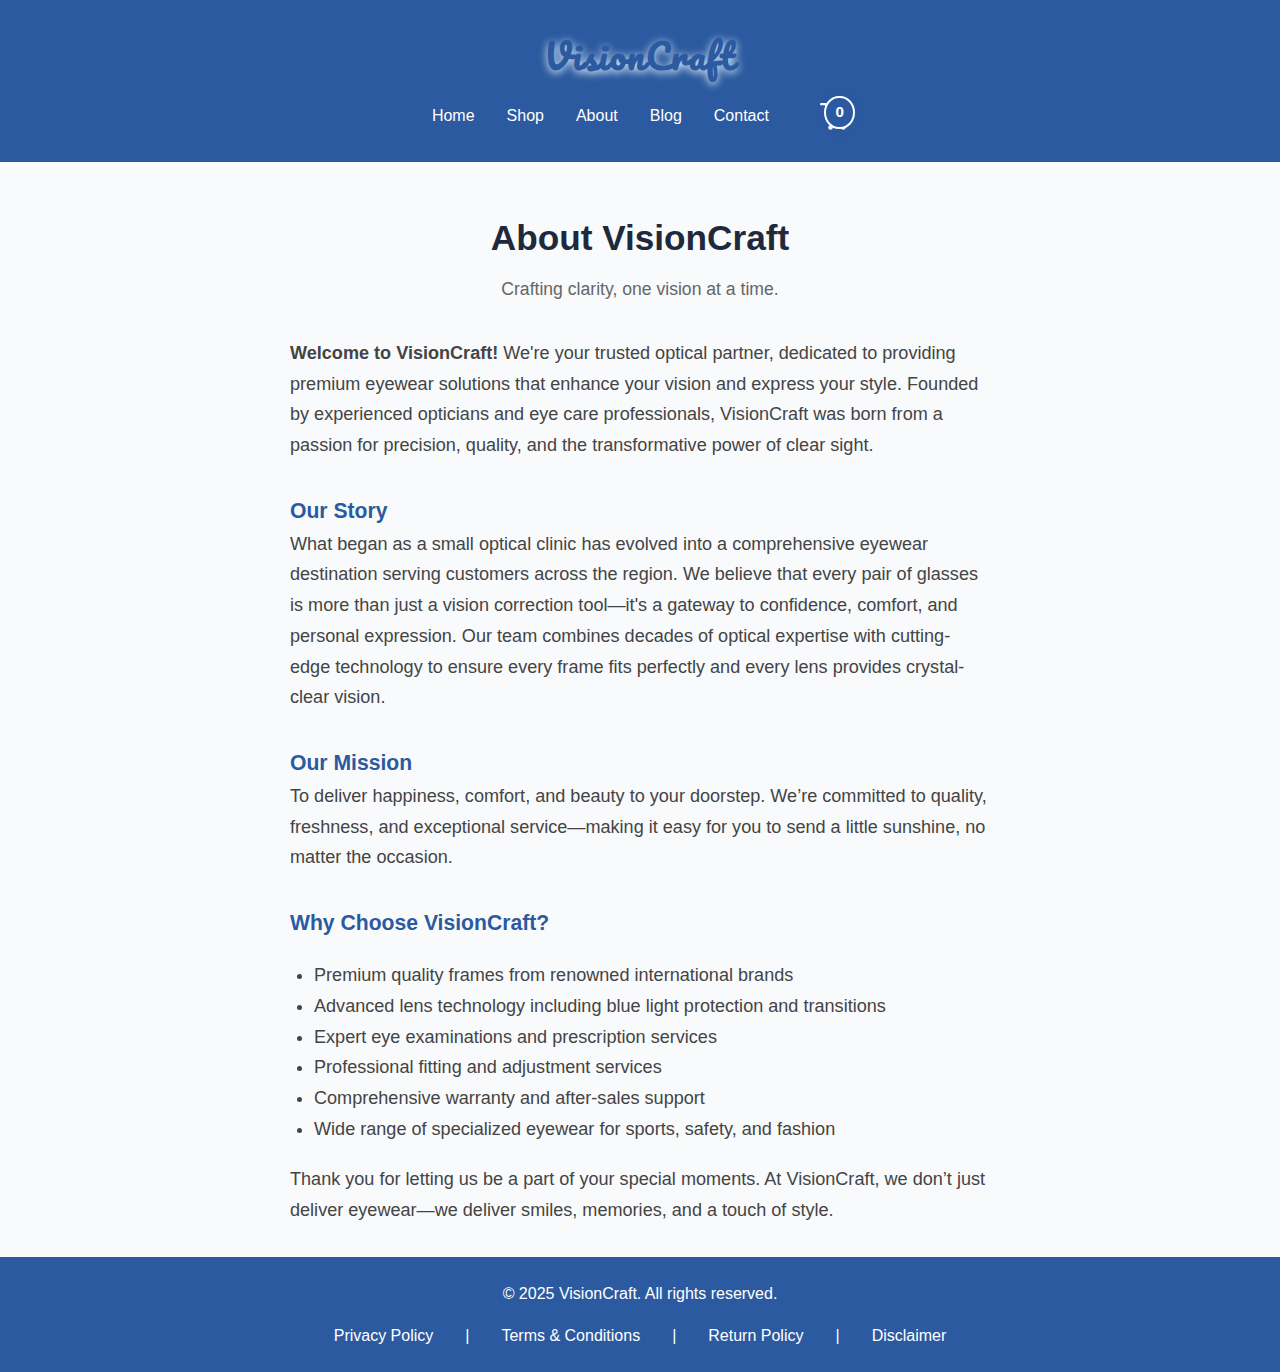
<file: about.html>
<!DOCTYPE html>
<html lang="en">
<head>
  <meta charset="UTF-8">
  <meta name="viewport" content="width=device-width, initial-scale=1.0">
  <meta name="description" content="About VisionCraft - Your Trusted Optical Partner for Premium Eyewear Solutions">
  <title>About | VisionCraft</title>
  <link rel="stylesheet" href="css/style.css">
</head>
<body>
  <header>
    <h1 class="brand-logo">VisionCraft</h1>
    <nav>
      <a href="index.html">Home</a>
      <a href="products.html">Shop</a>
      <a href="about.html">About</a>
      <a href="index.html">Blog</a>
      <a href="contact.html">Contact</a>
      <a href="cart.html" id="cart-nav-link" class="cart-icon-link" style="position:relative;">
        <svg width="28" height="28" viewBox="0 0 24 24" fill="none" stroke="#fff" stroke-width="2" stroke-linecap="round" stroke-linejoin="round"><circle cx="9" cy="21" r="1"/><circle cx="20" cy="21" r="1"/><path d="M1 1h4l2.68 13.39a2 2 0 0 0 2 1.61h7.72a2 2 0 0 0 2-1.61L23 6H6"/></svg>
        <span id="cart-count-badge" class="cart-count-badge">0</span>
      </a>
    </nav>
  </header>
  <main>
    <section class="section-content">
      <section class="section-title">
        <h2>About VisionCraft</h2>
        <p>Crafting clarity, one vision at a time.</p>
      </section>
      <article style="max-width:700px;margin:0 auto;font-size:1.13rem;line-height:1.7;color:#444;">
        <p><b>Welcome to VisionCraft!</b> We're your trusted optical partner, dedicated to providing premium eyewear solutions that enhance your vision and express your style. Founded by experienced opticians and eye care professionals, VisionCraft was born from a passion for precision, quality, and the transformative power of clear sight.</p>
        <h3 style="color:var(--primary);margin-top:2rem;">Our Story</h3>
        <p>What began as a small optical clinic has evolved into a comprehensive eyewear destination serving customers across the region. We believe that every pair of glasses is more than just a vision correction tool—it's a gateway to confidence, comfort, and personal expression. Our team combines decades of optical expertise with cutting-edge technology to ensure every frame fits perfectly and every lens provides crystal-clear vision.</p>
        <h3 style="color:var(--primary);margin-top:2rem;">Our Mission</h3>
        <p>To deliver happiness, comfort, and beauty to your doorstep. We’re committed to quality, freshness, and exceptional service—making it easy for you to send a little sunshine, no matter the occasion.</p>
        <h3 style="color:var(--primary);margin-top:2rem;">Why Choose VisionCraft?</h3>
        <ul style="margin:1.2rem 0 1.2rem 1.5rem;">
          <li>Premium quality frames from renowned international brands</li>
          <li>Advanced lens technology including blue light protection and transitions</li>
          <li>Expert eye examinations and prescription services</li>
          <li>Professional fitting and adjustment services</li>
          <li>Comprehensive warranty and after-sales support</li>
          <li>Wide range of specialized eyewear for sports, safety, and fashion</li>
        </ul>
        <p style="margin-bottom:2rem;">Thank you for letting us be a part of your special moments. At VisionCraft, we don’t just deliver eyewear—we deliver smiles, memories, and a touch of style.</p>
      </article>
    </section>
  </main>
  <footer>
    <p>&copy; 2025 VisionCraft. All rights reserved.</p>
    <nav>
      <a href="privacy.html">Privacy Policy</a> |
      <a href="terms.html">Terms & Conditions</a> |
      <a href="return.html">Return Policy</a> |
      <a href="disclaimer.html">Disclaimer</a>
    </nav>
  </footer>
  <script src="js/main.js"></script>
</body>
</html>
</file>
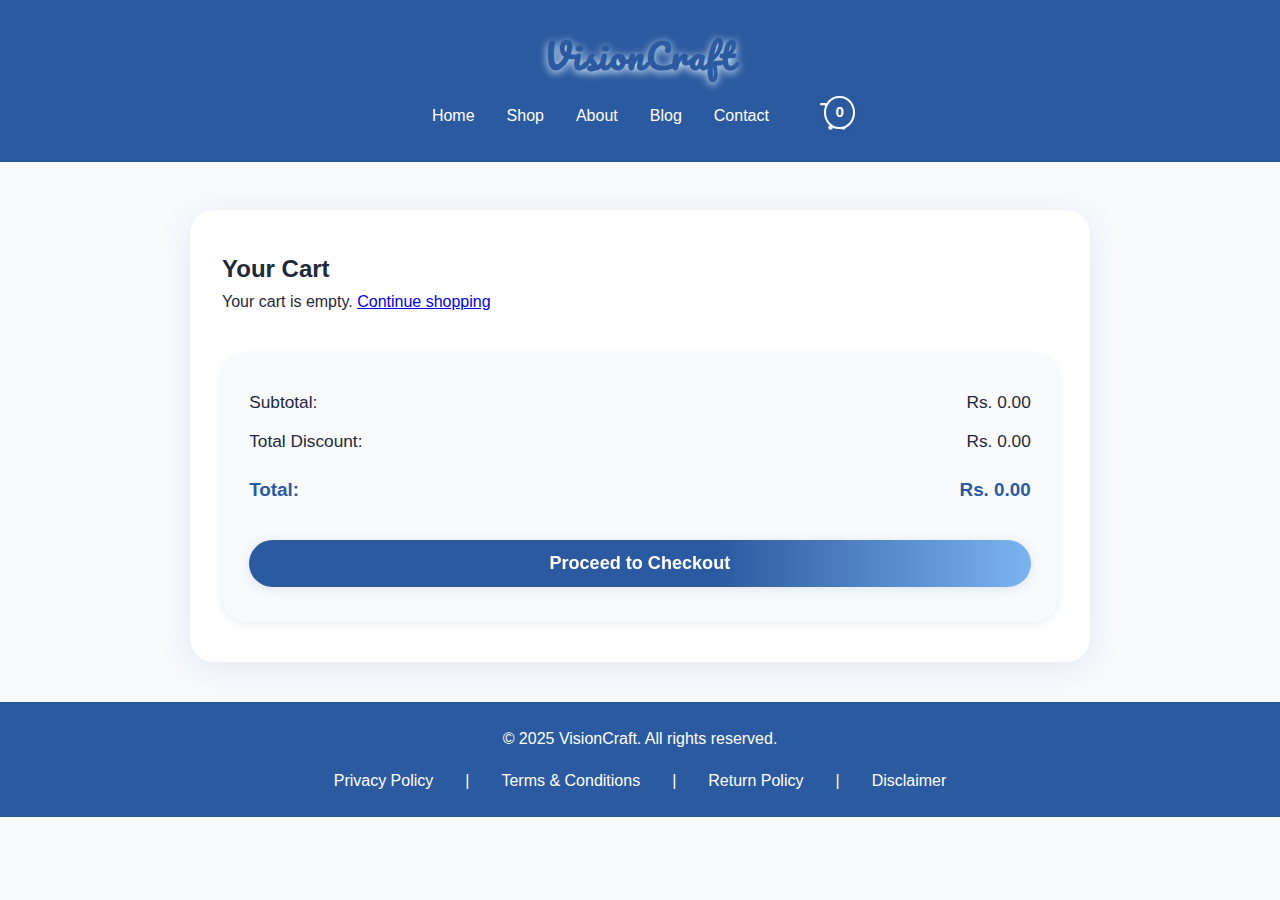
<file: cart.html>
<!DOCTYPE html>
<html lang="en">
<head>
  <meta charset="UTF-8">
  <meta name="viewport" content="width=device-width, initial-scale=1.0">
  <meta name="description" content="Your Cart - VisionCraft Optical">
  <title>Cart | VisionCraft</title>
  <link rel="stylesheet" href="css/style.css">
</head>
<body>
  <header>
    <h1 class="brand-logo">VisionCraft</h1>
    <nav>
      <a href="index.html">Home</a>
      <a href="products.html">Shop</a>
      <a href="about.html">About</a>
      <a href="index.html">Blog</a>
      <a href="contact.html">Contact</a>
      <a href="cart.html" id="cart-nav-link" class="cart-icon-link" style="position:relative;">
        <svg width="28" height="28" viewBox="0 0 24 24" fill="none" stroke="#fff" stroke-width="2" stroke-linecap="round" stroke-linejoin="round">
          <circle cx="9" cy="21" r="1"/>
          <circle cx="20" cy="21" r="1"/>
          <path d="M1 1h4l2.68 13.39a2 2 0 0 0 2 1.61h7.72a2 2 0 0 0 2-1.61L23 6H6"/>
        </svg>
        <span id="cart-count-badge" class="cart-count-badge">0</span>
      </a>
    </nav>
  </header>
  <main>
    <div class="cart-container">
      <h2>Your Cart</h2>
      <div id="cart-items"></div>
      <div class="cart-summary-card">
        <div class="cart-summary-row"><span>Subtotal:</span> <span id="cart-subtotal">Rs. 0.00</span></div>
        <div class="cart-summary-row"><span>Total Discount:</span> <span id="cart-discount">Rs. 0.00</span></div>
        <div class="cart-summary-row cart-summary-total"><span>Total:</span> <span id="cart-total">Rs. 0.00</span></div>
        <button id="proceed-checkout" class="btn btn-lg" style="width:100%;margin-top:1.5rem;">Proceed to Checkout</button>
        <form id="checkout-form" style="display:none; margin-top:2.5rem;">
          <h3>Delivery Address</h3>
          <div class="form-row"><label>Name:<input type="text" id="checkout-name" required></label></div>
          <div class="form-row"><label>Address:<textarea id="checkout-address" required></textarea></label></div>
          <div class="form-row"><label>Phone:<input type="tel" id="checkout-phone" required pattern="[0-9]{10,}"></label></div>
          <div class="form-row"><label>Email:<input type="email" id="checkout-email" required></label></div>
          <button type="submit" class="btn btn-lg" style="width:100%;margin-top:1.2rem;">Place Order</button>
        </form>
        <div id="order-confirmation" style="display:none; margin-top:2.5rem;"></div>
      </div>
    </div>
  </main>
  <footer>
    <p>&copy; 2025 VisionCraft. All rights reserved.</p>
    <nav>
      <a href="privacy.html">Privacy Policy</a> |
      <a href="terms.html">Terms & Conditions</a> |
      <a href="return.html">Return Policy</a> |
      <a href="disclaimer.html">Disclaimer</a>
    </nav>
  </footer>
  <script src="js/products-data.js"></script>
  <script src="js/cart.js"></script>
  <script src="js/main.js"></script>
</body>
</html>
</file>
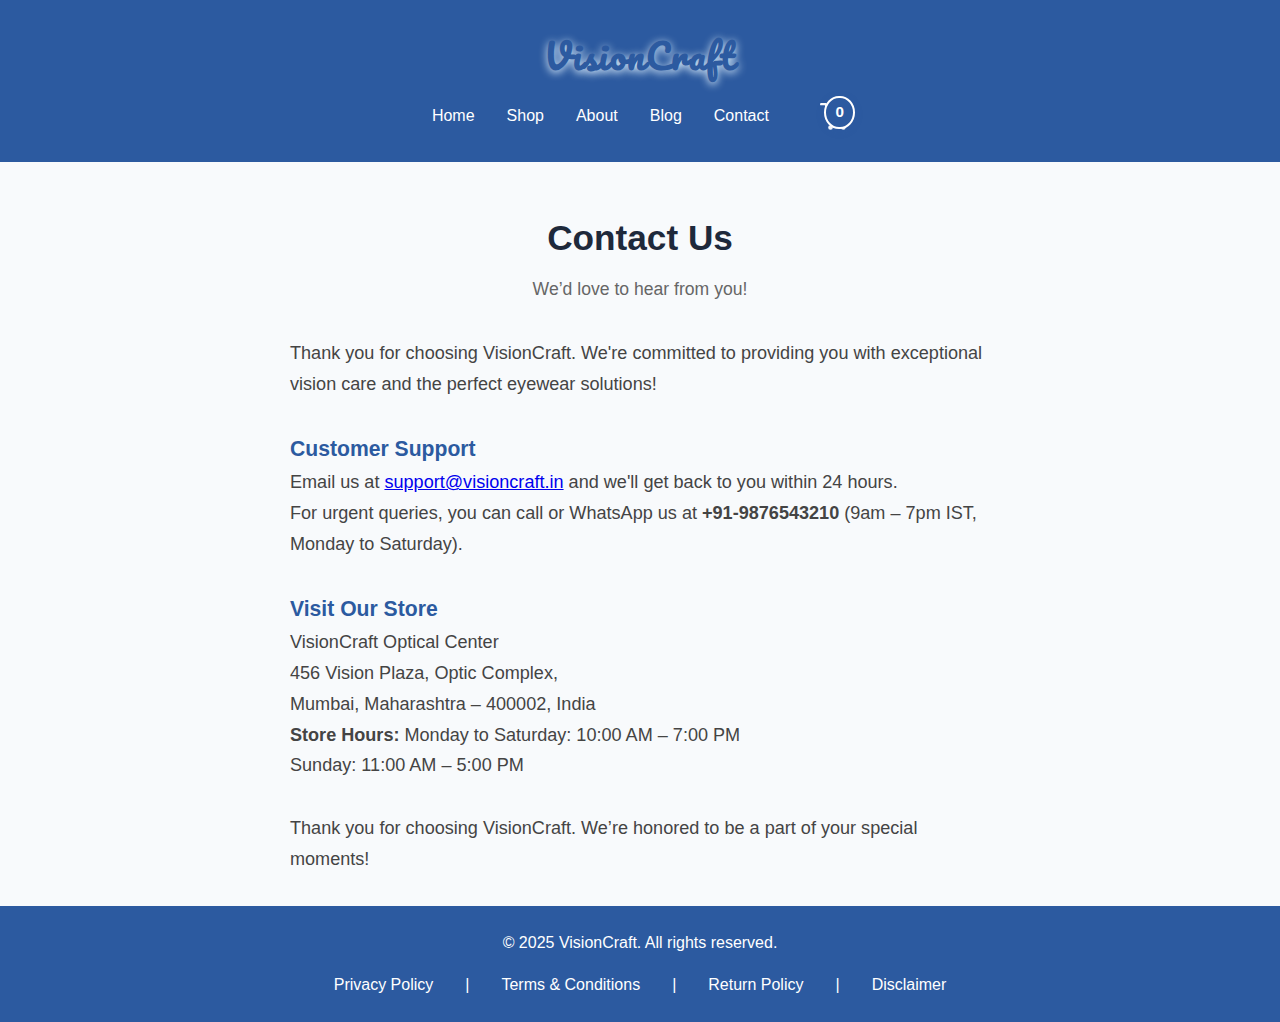
<file: contact.html>
<!DOCTYPE html>
<html lang="en">
<head>
  <meta charset="UTF-8" />
  <meta name="viewport" content="width=device-width, initial-scale=1.0"/>
  <meta name="description" content="Contact VisionCraft - Your Vision Care Experts Are Here to Help!"/>
  <title>Contact | VisionCraft</title>
  <link rel="stylesheet" href="css/style.css" />
</head>
<body>
  <header>
    <h1 class="brand-logo">VisionCraft</h1>
    <nav>
      <a href="index.html">Home</a>
      <a href="products.html">Shop</a>
      <a href="about.html">About</a>
      <a href="index.html">Blog</a>
      <a href="contact.html">Contact</a>
      <a href="cart.html" id="cart-nav-link" class="cart-icon-link" style="position:relative;">
        <svg width="28" height="28" viewBox="0 0 24 24" fill="none" stroke="#fff" stroke-width="2" stroke-linecap="round" stroke-linejoin="round">
          <circle cx="9" cy="21" r="1"/>
          <circle cx="20" cy="21" r="1"/>
          <path d="M1 1h4l2.68 13.39a2 2 0 0 0 2 1.61h7.72a2 2 0 0 0 2-1.61L23 6H6"/>
        </svg>
        <span id="cart-count-badge" class="cart-count-badge">0</span>
      </a>
    </nav>
  </header>
  <main>
    <section class="section-content">
      <section class="section-title">
        <h2>Contact Us</h2>
        <p>We’d love to hear from you!</p>
      </section>
      <article style="max-width:700px;margin:0 auto;font-size:1.13rem;line-height:1.7;color:#444;">
        <p>Thank you for choosing VisionCraft. We're committed to providing you with exceptional vision care and the perfect eyewear solutions!</p>

        <h3 style="color:var(--primary);margin-top:2rem;">Customer Support</h3>
        <p>Email us at <a href="mailto:support@visioncraft.in">support@visioncraft.in</a> and we'll get back to you within 24 hours.</p>
        <p>For urgent queries, you can call or WhatsApp us at <b>+91-9876543210</b> (9am – 7pm IST, Monday to Saturday).</p>

        <h3 style="color:var(--primary);margin-top:2rem;">Visit Our Store</h3>
        <p>VisionCraft Optical Center<br>
        456 Vision Plaza, Optic Complex,<br>
        Mumbai, Maharashtra – 400002, India</p>

        <p><b>Store Hours:</b>
        Monday to Saturday: 10:00 AM – 7:00 PM<br>
        Sunday: 11:00 AM – 5:00 PM</p>

        <p style="margin:2rem 0;">Thank you for choosing VisionCraft. We’re honored to be a part of your special moments!</p>
      </article>
    </section>
  </main>
  <footer>
    <p>&copy; 2025 VisionCraft. All rights reserved.</p>
    <nav>
      <a href="privacy.html">Privacy Policy</a> |
      <a href="terms.html">Terms & Conditions</a> |
      <a href="return.html">Return Policy</a> |
      <a href="disclaimer.html">Disclaimer</a>
    </nav>
  </footer>
  <script src="js/main.js"></script>
</body>
</html>
</file>
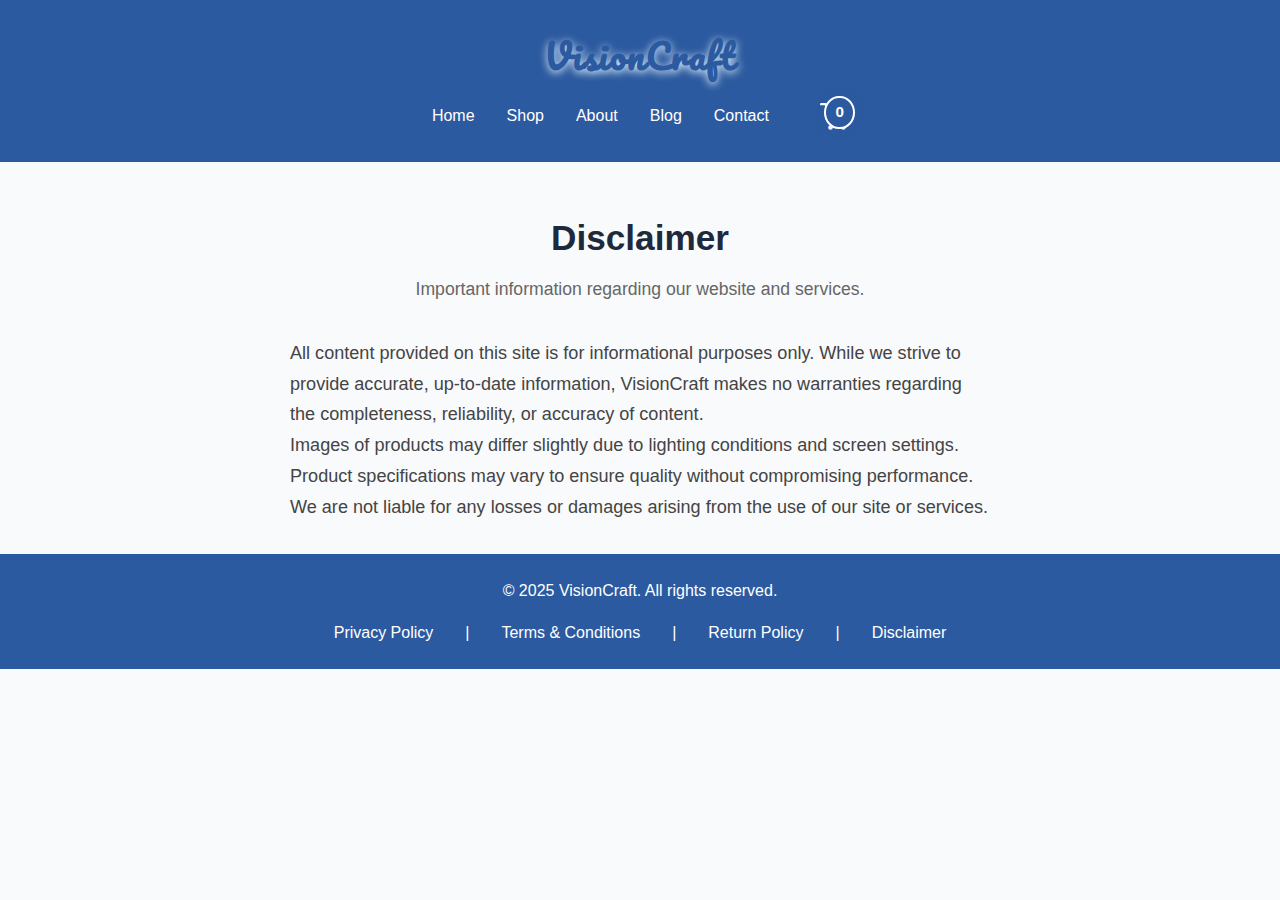
<file: disclaimer.html>
<!DOCTYPE html>
<html lang="en">
<head>
  <meta charset="UTF-8">
  <meta name="viewport" content="width=device-width, initial-scale=1.0">
  <title>Disclaimer | VisionCraft</title>
  <link rel="stylesheet" href="css/style.css">
</head>
<body>
  <header>
    <h1 class="brand-logo">VisionCraft</h1>
    <nav>
      <a href="index.html">Home</a>
      <a href="products.html">Shop</a>
      <a href="about.html">About</a>
      <a href="index.html">Blog</a>
      <a href="contact.html">Contact</a>
      <a href="cart.html" id="cart-nav-link" class="cart-icon-link" style="position:relative;">
        <svg width="28" height="28" viewBox="0 0 24 24" fill="none" stroke="#fff" stroke-width="2" stroke-linecap="round" stroke-linejoin="round"><circle cx="9" cy="21" r="1"/><circle cx="20" cy="21" r="1"/><path d="M1 1h4l2.68 13.39a2 2 0 0 0 2 1.61h7.72a2 2 0 0 0 2-1.61L23 6H6"/></svg>
        <span id="cart-count-badge" class="cart-count-badge">0</span>
      </a>
    </nav>
  </header>

<main>
  <section class="section-content">
    <section class="section-title">
      <h2>Disclaimer</h2>
      <p>Important information regarding our website and services.</p>
    </section>
    <article style="max-width:700px;margin:0 auto;font-size:1.13rem;line-height:1.7;color:#444;">
      <p>All content provided on this site is for informational purposes only. While we strive to provide accurate, up-to-date information, VisionCraft makes no warranties regarding the completeness, reliability, or accuracy of content.</p>
      <p>Images of products may differ slightly due to lighting conditions and screen settings. Product specifications may vary to ensure quality without compromising performance.</p>
      <p style="margin-bottom:2rem;">We are not liable for any losses or damages arising from the use of our site or services.</p>
    </article>
  </section>
</main>



 <footer>
    <p>&copy; 2025 VisionCraft. All rights reserved.</p>
    <nav>
      <a href="privacy.html">Privacy Policy</a> |
      <a href="terms.html">Terms & Conditions</a> |
      <a href="return.html">Return Policy</a> |
      <a href="disclaimer.html">Disclaimer</a>
    </nav>
  </footer>
  <script src="js/main.js"></script>
</body>
</html>
</file>
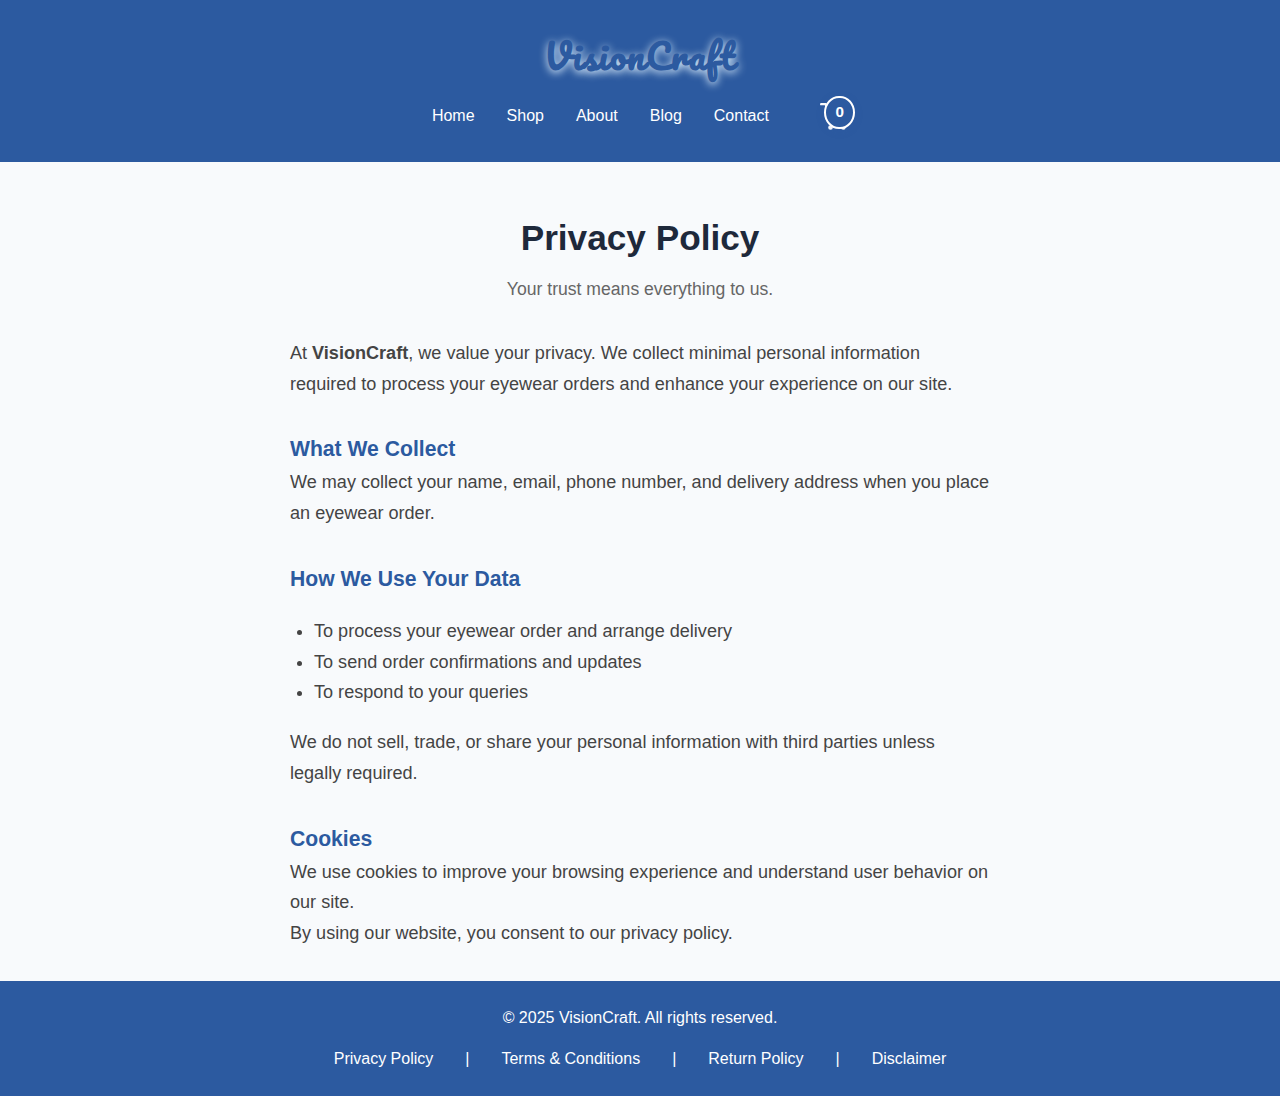
<file: privacy.html>
<!DOCTYPE html>
<html lang="en">
<head>
  <meta charset="UTF-8">
  <meta name="viewport" content="width=device-width, initial-scale=1.0">
  <meta name="description" content="Privacy Policy of VisionCraft" />
  <title>Privacy Policy | VisionCraft</title>
  <link rel="stylesheet" href="css/style.css">
</head>
<body>
  <header>
    <h1 class="brand-logo">VisionCraft</h1>
    <nav>
      <a href="index.html">Home</a>
      <a href="products.html">Shop</a>
      <a href="about.html">About</a>
      <a href="index.html">Blog</a>
      <a href="contact.html">Contact</a>
      <a href="cart.html" id="cart-nav-link" class="cart-icon-link" style="position:relative;">
        <svg width="28" height="28" viewBox="0 0 24 24" fill="none" stroke="#fff" stroke-width="2" stroke-linecap="round" stroke-linejoin="round"><circle cx="9" cy="21" r="1"/><circle cx="20" cy="21" r="1"/><path d="M1 1h4l2.68 13.39a2 2 0 0 0 2 1.61h7.72a2 2 0 0 0 2-1.61L23 6H6"/></svg>
        <span id="cart-count-badge" class="cart-count-badge">0</span>
      </a>
    </nav>
  </header>

 <main>
    <section class="section-content">
      <section class="section-title">
        <h2>Privacy Policy</h2>
        <p>Your trust means everything to us.</p>
      </section>
      <article style="max-width:700px;margin:0 auto;font-size:1.13rem;line-height:1.7;color:#444;">
        <p>At <b>VisionCraft</b>, we value your privacy. We collect minimal personal information required to process your eyewear orders and enhance your experience on our site.</p>
        <h3 style="color:var(--primary);margin-top:2rem;">What We Collect</h3>
        <p>We may collect your name, email, phone number, and delivery address when you place an eyewear order.</p>
        <h3 style="color:var(--primary);margin-top:2rem;">How We Use Your Data</h3>
        <ul style="margin:1.2rem 0 1.2rem 1.5rem;">
          <li>To process your eyewear order and arrange delivery</li>
          <li>To send order confirmations and updates</li>
          <li>To respond to your queries</li>
        </ul>
        <p>We do not sell, trade, or share your personal information with third parties unless legally required.</p>
        <h3 style="color:var(--primary);margin-top:2rem;">Cookies</h3>
        <p>We use cookies to improve your browsing experience and understand user behavior on our site.</p>
        <p style="margin-bottom:2rem;">By using our website, you consent to our privacy policy.</p>
      </article>
    </section>
  </main>


 <footer>
    <p>&copy; 2025 VisionCraft. All rights reserved.</p>
    <nav>
      <a href="privacy.html">Privacy Policy</a> |
      <a href="terms.html">Terms & Conditions</a> |
      <a href="return.html">Return Policy</a> |
      <a href="disclaimer.html">Disclaimer</a>
    </nav>
  </footer>
  <script src="js/main.js"></script>
</body>
</html>
</file>
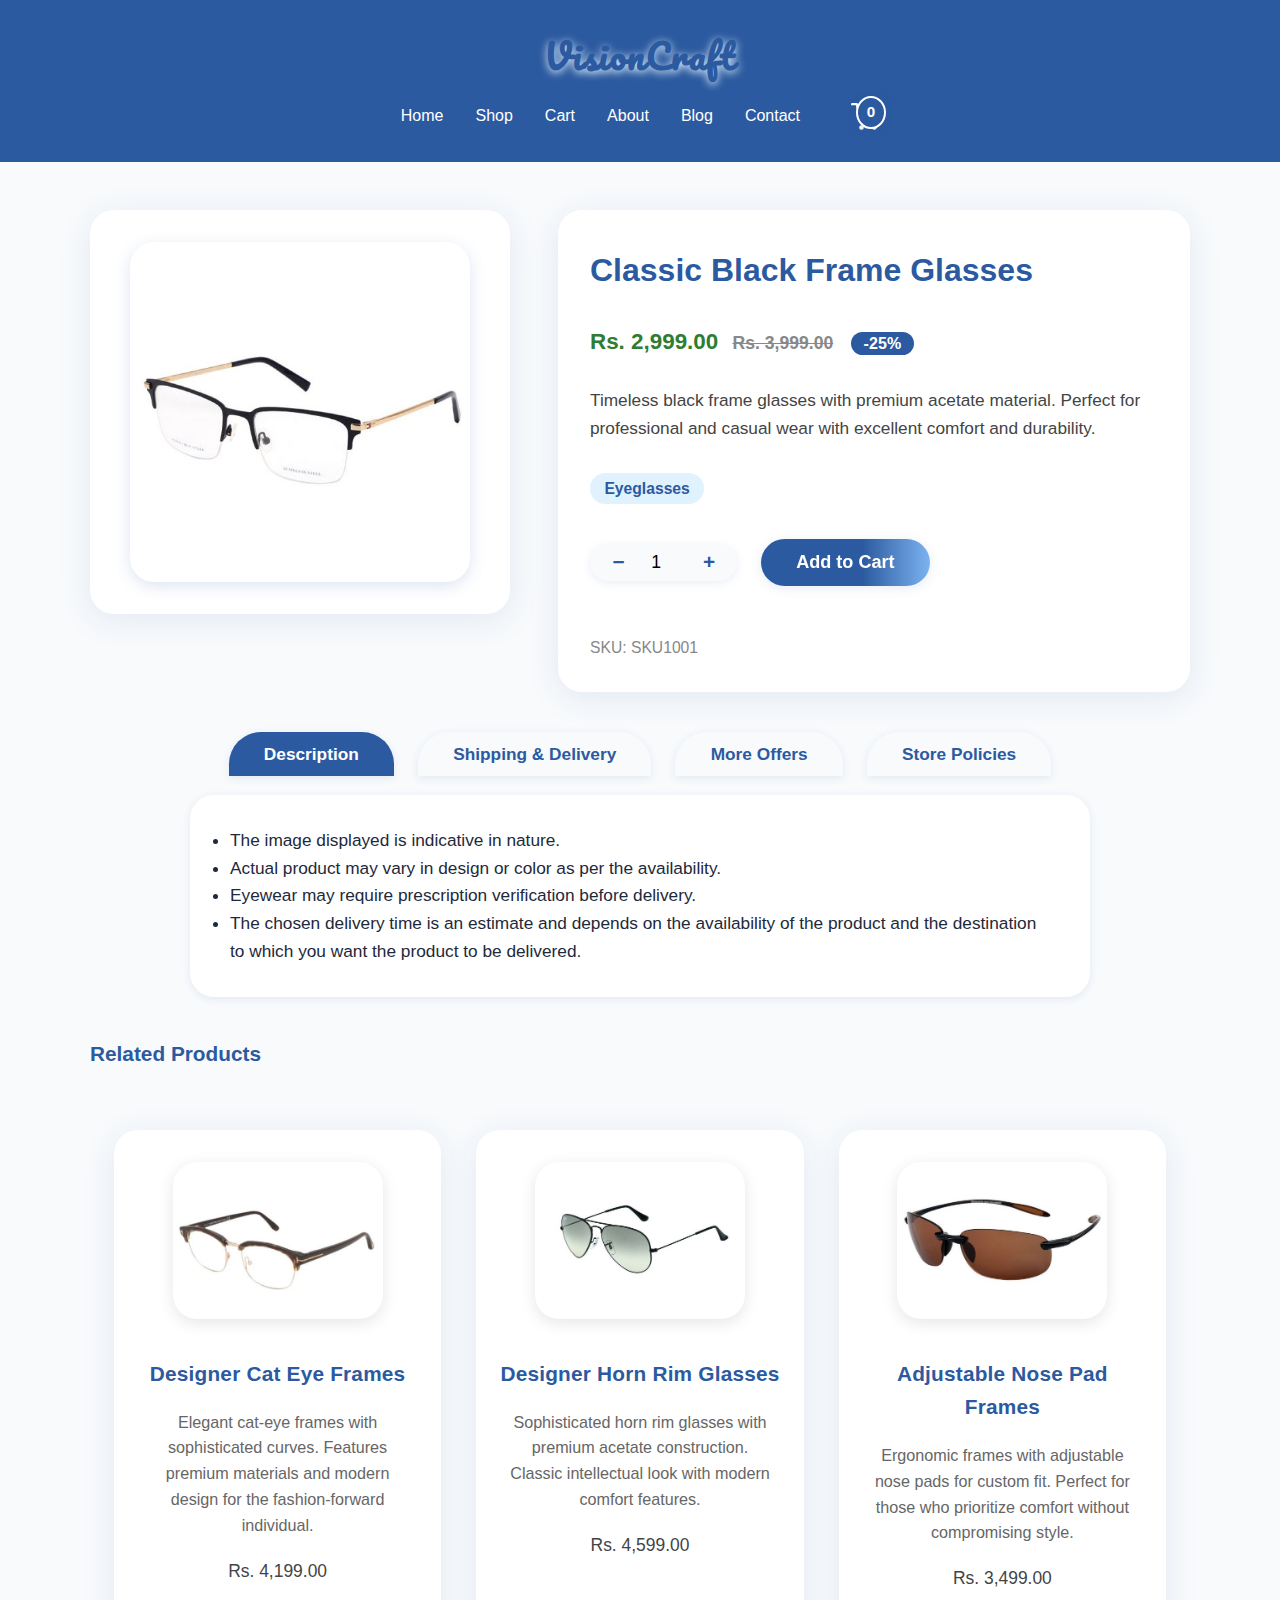
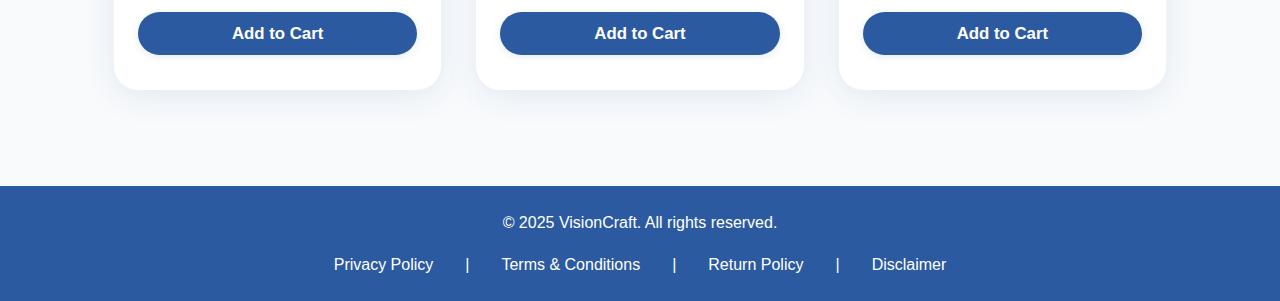
<file: product-detail.html>
<!DOCTYPE html>
<html lang="en">
<head>
  <meta charset="UTF-8">
  <meta name="viewport" content="width=device-width, initial-scale=1.0">
  <meta name="description" content="Product details - VisionCraft Optical">
  <title>Product Details | VisionCraft</title>
  <link rel="stylesheet" href="css/style.css">
</head>
<body>
  <header>
    <h1 class="brand-logo">VisionCraft</h1>
    <nav>
      <a href="index.html">Home</a>
      <a href="products.html">Shop</a>
      <a href="cart.html">Cart</a>
      <a href="about.html">About</a>
      <a href="index.html">Blog</a>
      <a href="contact.html">Contact</a>
      <a href="cart.html" id="cart-nav-link" class="cart-icon-link" style="position:relative;">
        <svg width="28" height="28" viewBox="0 0 24 24" fill="none" stroke="#fff" stroke-width="2" stroke-linecap="round" stroke-linejoin="round"><circle cx="9" cy="21" r="1"/><circle cx="20" cy="21" r="1"/><path d="M1 1h4l2.68 13.39a2 2 0 0 0 2 1.61h7.72a2 2 0 0 0 2-1.61L23 6H6"/></svg>
        <span id="cart-count-badge" class="cart-count-badge">0</span>
      </a>
    </nav>
  </header>
  <main>
    <div class="product-detail-container">
      <div class="product-detail-image">
        <img id="detail-image" src="" alt="Product Image">
      </div>
      <div class="product-detail-info">
        <h2 id="detail-name">Product Name</h2>
        <div class="product-detail-price">
          <span id="detail-price">Rs. 0.00</span>
        </div>
        <div id="detail-desc" class="product-detail-desc">Product description goes here.</div>
        <div class="product-detail-tags" id="detail-categories"></div>
        <div class="product-detail-actions">
          <div class="quantity-selector">
            <button id="qty-minus" class="qty-btn">−</button>
            <input type="number" id="qty-input" value="1" min="1">
            <button id="qty-plus" class="qty-btn">+</button>
          </div>
          <button id="add-to-cart" class="btn btn-lg">Add to Cart</button>
        </div>
        <div class="product-detail-meta">
          <div>SKU: <span id="detail-sku">SKU123</span></div>
        </div>
      </div>
    </div>
    <div class="product-detail-tabs">
      <button class="tab-btn active" data-tab="desc">Description</button>
      <button class="tab-btn" data-tab="shipping">Shipping & Delivery</button>
      <button class="tab-btn" data-tab="offers">More Offers</button>
      <button class="tab-btn" data-tab="policies">Store Policies</button>
    </div>
    <div class="product-tab-content" id="tab-desc">
      <ul>
        <li>The image displayed is indicative in nature.</li>
        <li>Actual product may vary in design or color as per the availability.</li>
        <li>Eyewear may require prescription verification before delivery.</li>
        <li>The chosen delivery time is an estimate and depends on the availability of the product and the destination to which you want the product to be delivered.</li>
      </ul>
    </div>
    <div class="product-tab-content" id="tab-shipping" style="display:none;">
      <p>We offer same-day and next-day delivery in select locations. Delivery charges may apply based on your area.</p>
    </div>
    <div class="product-tab-content" id="tab-offers" style="display:none;">
      <p>Check back soon for special offers on this product!</p>
    </div>
    <div class="product-tab-content" id="tab-policies" style="display:none;">
      <p>Read our <a href="return.html">Return Policy</a> and <a href="privacy.html">Privacy Policy</a> for more information.</p>
    </div>
    <section class="related-products-section">
      <h3>Related Products</h3>
      <div id="related-products" class="product-grid"></div>
    </section>
  </main>
  <footer>
    <p>&copy; 2025 VisionCraft. All rights reserved.</p>
    <nav>
      <a href="privacy.html">Privacy Policy</a> |
      <a href="terms.html">Terms & Conditions</a> |
      <a href="return.html">Return Policy</a> |
      <a href="disclaimer.html">Disclaimer</a>
    </nav>
  </footer>
  <script src="js/products-data.js"></script>
  <script src="js/product-detail.js"></script>
  <script src="js/main.js"></script>
</body>
</html>
</file>
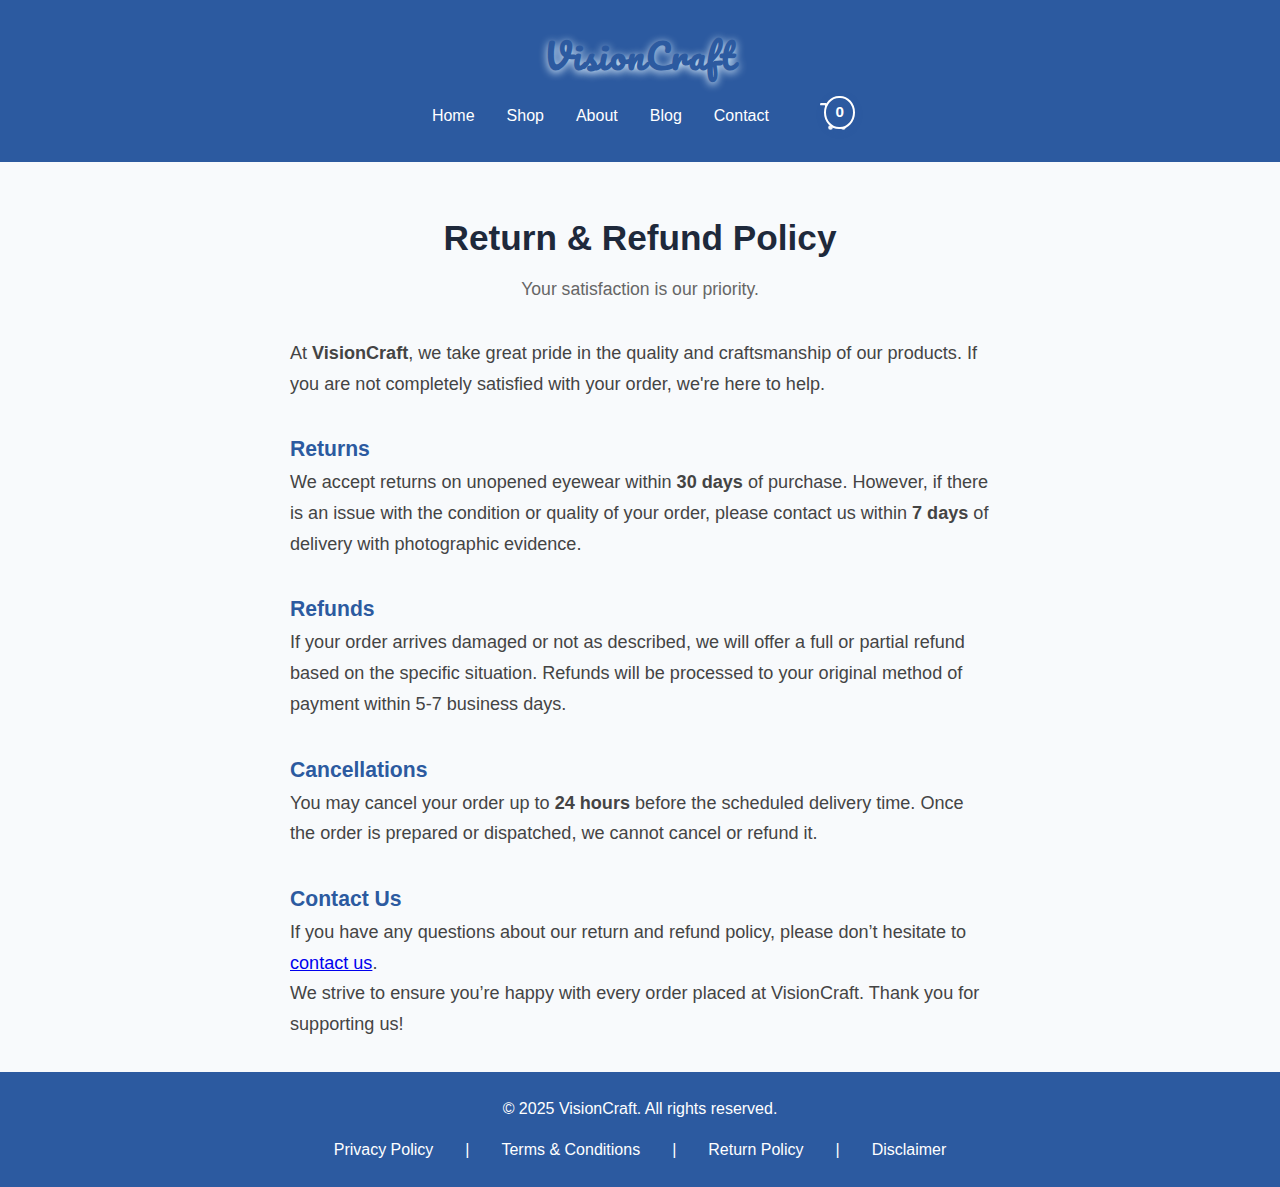
<file: return.html>
<!DOCTYPE html>
<html lang="en">
<head>
  <meta charset="UTF-8" />
  <meta name="viewport" content="width=device-width, initial-scale=1.0" />
  <meta name="description" content="Return and Refund Policy of VisionCraft" />
  <title>Return Policy | VisionCraft</title>
  <link rel="stylesheet" href="css/style.css">
</head>
<body>
  <header>
    <h1 class="brand-logo">VisionCraft</h1>
    <nav>
      <a href="index.html">Home</a>
      <a href="products.html">Shop</a>
      <a href="about.html">About</a>
      <a href="index.html">Blog</a>
      <a href="contact.html">Contact</a>
      <a href="cart.html" id="cart-nav-link" class="cart-icon-link" style="position:relative;">
        <svg width="28" height="28" viewBox="0 0 24 24" fill="none" stroke="#fff" stroke-width="2" stroke-linecap="round" stroke-linejoin="round"><circle cx="9" cy="21" r="1"/><circle cx="20" cy="21" r="1"/><path d="M1 1h4l2.68 13.39a2 2 0 0 0 2 1.61h7.72a2 2 0 0 0 2-1.61L23 6H6"/></svg>
        <span id="cart-count-badge" class="cart-count-badge">0</span>
      </a>
    </nav>
  </header>

 <main>
    <section class="section-content">
      <section class="section-title">
        <h2>Return & Refund Policy</h2>
        <p>Your satisfaction is our priority.</p>
      </section>
      <article style="max-width:700px;margin:0 auto;font-size:1.13rem;line-height:1.7;color:#444;">
        <p>At <strong>VisionCraft</strong>, we take great pride in the quality and craftsmanship of our products. If you are not completely satisfied with your order, we're here to help.</p>

        <h3 style="color:var(--primary);margin-top:2rem;">Returns</h3>
        <p>We accept returns on unopened eyewear within <strong>30 days</strong> of purchase. However, if there is an issue with the condition or quality of your order, please contact us within <strong>7 days</strong> of delivery with photographic evidence.</p>

        <h3 style="color:var(--primary);margin-top:2rem;">Refunds</h3>
        <p>If your order arrives damaged or not as described, we will offer a full or partial refund based on the specific situation. Refunds will be processed to your original method of payment within 5-7 business days.</p>

        <h3 style="color:var(--primary);margin-top:2rem;">Cancellations</h3>
        <p>You may cancel your order up to <strong>24 hours</strong> before the scheduled delivery time. Once the order is prepared or dispatched, we cannot cancel or refund it.</p>

        <h3 style="color:var(--primary);margin-top:2rem;">Contact Us</h3>
        <p>If you have any questions about our return and refund policy, please don’t hesitate to <a href="contact.html">contact us</a>.</p>

        <p style="margin-bottom:2rem;">We strive to ensure you’re happy with every order placed at VisionCraft. Thank you for supporting us!</p>
      </article>
    </section>
  </main>


 <footer>
    <p>&copy; 2025 VisionCraft. All rights reserved.</p>
    <nav>
      <a href="privacy.html">Privacy Policy</a> |
      <a href="terms.html">Terms & Conditions</a> |
      <a href="return.html">Return Policy</a> |
      <a href="disclaimer.html">Disclaimer</a>
    </nav>
  </footer>
  <script src="js/main.js"></script>
</body>
</html>
</file>
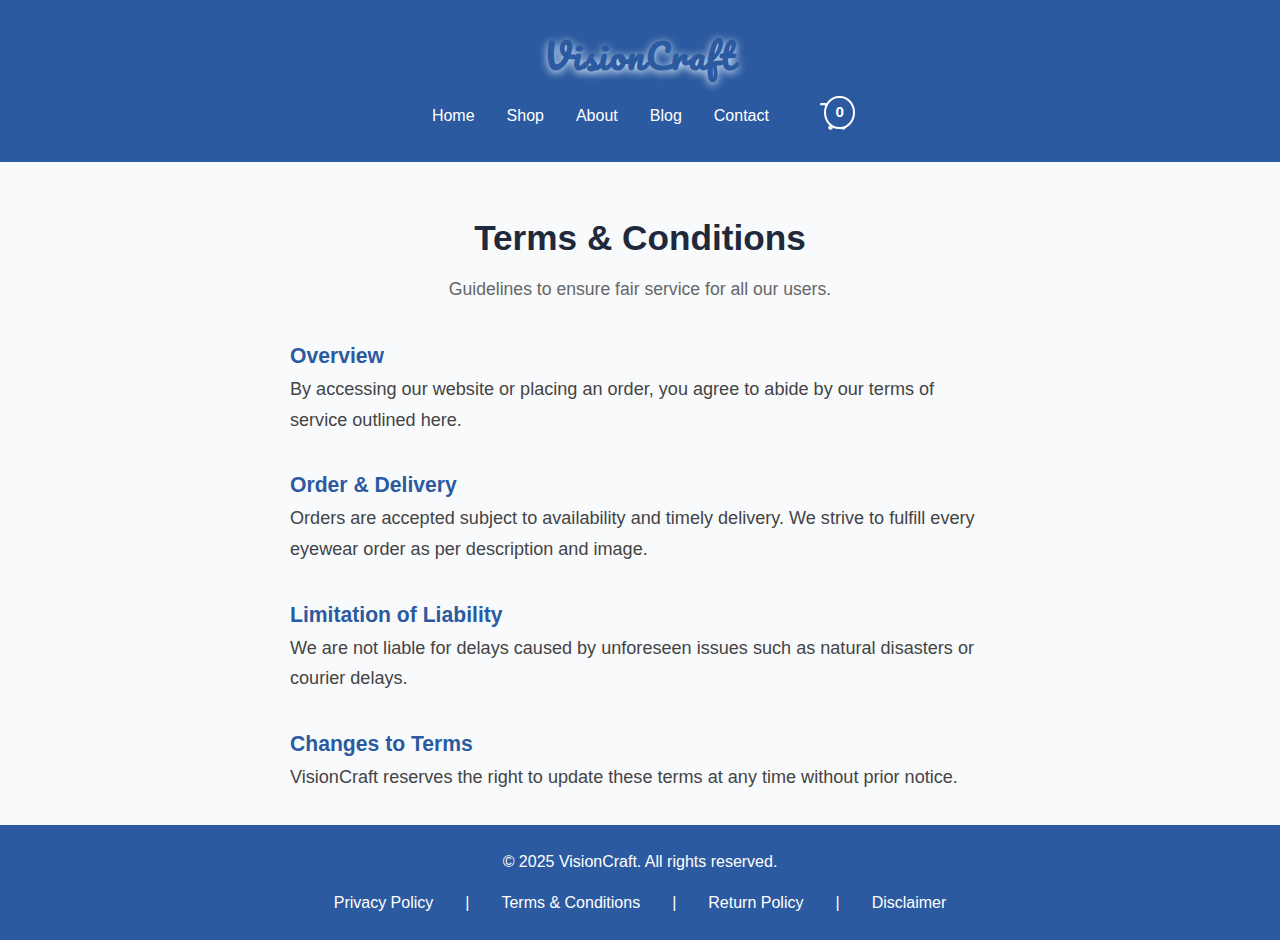
<file: terms.html>
<!DOCTYPE html>
<html lang="en">
<head>
  <meta charset="UTF-8">
  <meta name="viewport" content="width=device-width, initial-scale=1.0">
  <meta name="description" content="Terms and Conditions of VisionCraft">
  <title>Terms & Conditions | VisionCraft</title>
  <link rel="stylesheet" href="css/style.css">
</head>
<body>
  <header>
    <h1 class="brand-logo">VisionCraft</h1>
    <nav>
      <a href="index.html">Home</a>
      <a href="products.html">Shop</a>
      <a href="about.html">About</a>
      <a href="index.html">Blog</a>
      <a href="contact.html">Contact</a>
      <a href="cart.html" id="cart-nav-link" class="cart-icon-link" style="position:relative;">
        <svg width="28" height="28" viewBox="0 0 24 24" fill="none" stroke="#fff" stroke-width="2" stroke-linecap="round" stroke-linejoin="round"><circle cx="9" cy="21" r="1"/><circle cx="20" cy="21" r="1"/><path d="M1 1h4l2.68 13.39a2 2 0 0 0 2 1.61h7.72a2 2 0 0 0 2-1.61L23 6H6"/></svg>
        <span id="cart-count-badge" class="cart-count-badge">0</span>
      </a>
    </nav>
  </header>

<!-- Same header & footer structure as above -->
<main>
  <section class="section-content">
    <section class="section-title">
      <h2>Terms & Conditions</h2>
      <p>Guidelines to ensure fair service for all our users.</p>
    </section>
    <article style="max-width:700px;margin:0 auto;font-size:1.13rem;line-height:1.7;color:#444;">
      <h3 style="color:var(--primary);margin-top:2rem;">Overview</h3>
      <p>By accessing our website or placing an order, you agree to abide by our terms of service outlined here.</p>

      <h3 style="color:var(--primary);margin-top:2rem;">Order & Delivery</h3>
      <p>Orders are accepted subject to availability and timely delivery. We strive to fulfill every eyewear order as per description and image.</p>

      <h3 style="color:var(--primary);margin-top:2rem;">Limitation of Liability</h3>
      <p>We are not liable for delays caused by unforeseen issues such as natural disasters or courier delays.</p>

      <h3 style="color:var(--primary);margin-top:2rem;">Changes to Terms</h3>
      <p style="margin-bottom:2rem;">VisionCraft reserves the right to update these terms at any time without prior notice.</p>
    </article>
  </section>
</main>



 <footer>
    <p>&copy; 2025 VisionCraft. All rights reserved.</p>
    <nav>
      <a href="privacy.html">Privacy Policy</a> |
      <a href="terms.html">Terms & Conditions</a> |
      <a href="return.html">Return Policy</a> |
      <a href="disclaimer.html">Disclaimer</a>
    </nav>
  </footer>
  <script src="js/main.js"></script>
</body>
</html>
</file>
<file: css/style.css>
/*
  Main Stylesheet for VisionCraft Optical
  Author: Your Name
  Description: Base styles, variables, and homepage grid
*/
@import url('https://fonts.googleapis.com/css2?family=Pacifico&display=swap');
:root {
  --primary: #2c5aa0;
  --secondary: #f8fafc;
  --accent: #00a8cc;
  --text: #1e293b;
  --bg: #fff;
  --radius: 1.5rem;
  --radius-img: 1.5rem;
  --section-max-width: 1100px;
  --section-padding: 2.5rem 1rem 2.5rem 1rem;
  --shadow: 0 4px 24px rgba(44,90,160,0.12);
}
* {
  box-sizing: border-box;
  margin: 0;
  padding: 0;
}
body {
  font-family: 'Segoe UI', Arial, sans-serif;
  background: var(--secondary);
  color: var(--text);
  line-height: 1.6;
}
header, footer {
  background: var(--primary);
  color: #fff;
  padding: 1.5rem 0;
  text-align: center;
}
nav {
  display: flex;
  justify-content: center;
  gap: 2rem;
  margin-top: 1rem;
}
nav a {
  color: #fff;
  text-decoration: none;
  font-weight: 500;
  transition: color 0.2s;
}
nav a:hover {
  color: var(--accent);
}
.main-hero {
  padding: 2rem 1rem 1rem 1rem;
  text-align: center;
  background: var(--bg);
}
.product-grid {
  display: grid;
  grid-template-columns: repeat(auto-fit, minmax(260px, 1fr));
  gap: 2.5rem 2.2rem;
  max-width: var(--section-max-width);
  margin: 0 auto 2.5rem auto;
  padding: 2.5rem 1.5rem 2.5rem 1.5rem;
}
.product-card {
  background: #fff;
  border-radius: var(--radius);
  box-shadow: 0 6px 32px rgba(44,90,160,0.10);
  overflow: hidden;
  display: flex;
  flex-direction: column;
  align-items: center;
  padding: 2rem 1.5rem 2.2rem 1.5rem;
  transition: transform 0.18s, box-shadow 0.18s;
  min-height: 390px;
  position: relative;
  margin-bottom: 0.5rem;
}
.product-card:hover {
  transform: translateY(-10px) scale(1.035);
  box-shadow: 0 12px 36px rgba(44,90,160,0.18);
}
.product-card img {
  width: 100%;
  max-width: 210px;
  aspect-ratio: 4/3;
  object-fit: cover;
  border-radius: var(--radius-img);
  margin-bottom: 1.2rem;
  box-shadow: 0 4px 16px rgba(0,0,0,0.10);
  background: #fff;
  transition: box-shadow 0.2s, transform 0.2s;
}
.product-card a, .product-card a:visited, .product-card a:active {
  text-decoration: none;
  color: inherit;
}
.product-card h3 {
  margin: 0.7rem 0 0.3rem 0;
  font-size: 1.18rem;
  font-weight: 700;
  text-align: center;
  color: var(--primary);
  letter-spacing: 0.01em;
  text-decoration: none;
}
.product-card .product-desc {
  color: #666;
  font-size: 1.01rem;
  margin-bottom: 1.2rem;
  text-align: center;
  min-height: 2.6em;
  padding: 0 0.2rem;
}
.product-card p {
  color: #444;
  font-size: 1.09rem;
  margin-bottom: 1.2rem;
  text-align: center;
  font-weight: 500;
}
.product-card .btn {
  margin-top: auto;
  width: 100%;
  background: var(--primary);
  color: #fff;
  border: none;
  border-radius: 2rem;
  padding: 0.7rem 0;
  font-size: 1.05rem;
  font-weight: 600;
  cursor: pointer;
  transition: background 0.2s, transform 0.2s;
  box-shadow: 0 2px 8px rgba(44,90,160,0.12);
}
.product-card .btn:hover {
  background: var(--accent);
  transform: scale(1.04);
}

/* Pagination Controls */
.pagination {
  display: flex;
  justify-content: center;
  align-items: center;
  gap: 0.5rem;
  margin: 2.5rem 0 1.5rem 0;
}
.pagination-btn {
  background: #fff;
  border: 1.5px solid var(--primary);
  color: var(--primary);
  border-radius: 1.2rem;
  padding: 0.45rem 1.1rem;
  font-size: 1rem;
  font-weight: 500;
  cursor: pointer;
  transition: background 0.18s, color 0.18s, border 0.18s;
}
.pagination-btn.active, .pagination-btn:hover {
  background: var(--primary);
  color: #fff;
  border-color: var(--primary);
}

/* Carousel Styles */
.carousel-container {
  overflow: hidden;
  position: relative;
  width: 100%;
  max-width: 1100px;
  margin: 2rem auto 2.5rem auto;
  border-radius: var(--radius-img);
  box-shadow: var(--shadow);
  background: var(--bg);
  min-height: 320px;
}
.carousel-slide {
  display: flex;
  transition: transform 0.7s cubic-bezier(.77,0,.18,1);
}
.carousel-item {
  min-width: 100%;
  box-sizing: border-box;
  display: flex;
  align-items: center;
  justify-content: center;
}
.carousel-item img {
  width: 100%;
  height: 320px;
  object-fit: cover;
  border-radius: var(--radius-img);
  box-shadow: var(--shadow);
  transition: box-shadow 0.3s;
}
@media (max-width: 700px) {
  .carousel-container {
    min-height: 200px;
    margin: 1rem 0.5rem 1.5rem 0.5rem;
  }
  .carousel-item img {
    height: 200px;
  }
}

/* Additional mobile carousel adjustments */
@media (max-width: 480px) {
  .carousel-container {
    margin: 0.5rem 0.25rem;
    min-height: 160px;
    border-radius: 0.8rem;
  }
  .carousel-item img {
    height: 160px;
    border-radius: 0.8rem;
  }
}

@media (max-width: 320px) {
  .carousel-container {
    margin: 0.25rem;
    min-height: 140px;
    border-radius: 0.6rem;
  }
  .carousel-item img {
    height: 140px;
    border-radius: 0.6rem;
  }
}

/* Services Section (Below Carousel) */
.services-grid {
  display: flex;
  flex-wrap: wrap;
  justify-content: center;
  gap: 2.5rem;
  background: none;
  max-width: var(--section-max-width);
  margin: 0 auto;
  padding: var(--section-padding);
}
.service-card {
  display: flex;
  flex-direction: column;
  align-items: center;
  background: none;
  box-shadow: none;
  border-radius: none;
  text-decoration: none;
  color: var(--text);
  transition: transform 0.18s, box-shadow 0.18s;
  width: 140px;
}
.service-card img {
  width: 140px;
  height: 90px;
  border-radius: var(--radius-img);
  object-fit: cover;
  box-shadow: var(--shadow);
  margin-bottom: 1rem;
  background: #fff;
  transition: box-shadow 0.2s, transform 0.2s;
}
.service-card:hover img {
  box-shadow: 0 8px 32px rgba(44,90,160,0.16);
  transform: scale(1.07);
}
.service-card h3 {
  font-size: 1.08rem;
  font-weight: 500;
  margin-top: 0.2rem;
  letter-spacing: 0.01em;
}

/* Section Title Helper */
.section-title {
  text-align: center;
  margin: 3rem 0 2.2rem 0;
  max-width: var(--section-max-width);
  margin-left: auto;
  margin-right: auto;
}
.section-title h2 {
  font-size: 2.2rem;
  margin-bottom: 0.5rem;
  font-weight: 600;
}
.section-title p {
  color: #666;
  font-size: 1.1rem;
}

/* Occasions Section */
.occasions-grid {
  display: flex;
  flex-wrap: wrap;
  justify-content: center;
  gap: 2.5rem;
  max-width: var(--section-max-width);
  margin: 0 auto;
  padding: var(--section-padding);
}
.occasion-card {
  text-align: center;
  text-decoration: none;
  color: var(--text);
  width: 180px;
  display: flex;
  flex-direction: column;
  align-items: center;
}
.occasion-card img {
  width: 170px;
  height: 120px;
  border-radius: var(--radius-img);
  object-fit: cover;
  box-shadow: var(--shadow);
  transition: transform 0.3s, box-shadow 0.3s;
}
.occasion-card img:hover {
  transform: scale(1.08);
  box-shadow: 0 6px 20px rgba(0,0,0,0.15);
}
.occasion-card h3 {
  margin-top: 1rem;
  font-size: 1.18rem;
  font-weight: 500;
}

/* Testimonials Section */
.testimonials {
  background: var(--secondary);
  padding: 3.5rem 1rem 3rem 1rem;
  text-align: center;
}
.testimonials-list {
  display: flex;
  flex-wrap: wrap;
  gap: 2rem;
  justify-content: center;
  margin-top: 2rem;
}
.testimonial-card {
  background: #fff;
  border-radius: 2rem;
  box-shadow: var(--shadow);
  max-width: 340px;
  padding: 2rem 1.2rem 1.5rem 1.2rem;
  margin: 0 auto;
  text-align: left;
  position: relative;
  min-height: 180px;
}
.testimonial-card blockquote {
  font-size: 1.13rem;
  font-style: italic;
  color: #555;
  margin-bottom: 1.2rem;
  border-left: 4px solid var(--primary);
  padding-left: 1.2rem;
  line-height: 1.7;
  background: none;
}
.testimonial-card cite {
  font-weight: bold;
  color: var(--primary);
  display: block;
  margin-top: 0.5rem;
  font-style: normal;
  text-align: right;
}

/* Blog Section */
.blog-grid {
  display: grid;
  grid-template-columns: repeat(auto-fit, minmax(300px, 1fr));
  gap: 2rem;
  padding: 2rem 1rem 3rem 1rem;
}
.blog-card {
  background: #fff;
  border-radius: var(--radius);
  box-shadow: var(--shadow);
  overflow: hidden;
  display: flex;
  flex-direction: column;
  transition: transform 0.2s, box-shadow 0.2s;
}
.blog-card:hover {
  transform: translateY(-5px);
  box-shadow: 0 4px 15px rgba(0,0,0,0.1);
}
.blog-card img {
  width: 100%;
  height: 200px;
  object-fit: cover;
  border-radius: var(--radius-img) var(--radius-img) 0 0;
}
.blog-card-content {
  padding: 1.5rem;
  flex-grow: 1;
  display: flex;
  flex-direction: column;
}
.blog-card-content h3 {
  font-size: 1.2rem;
  margin-bottom: 0.5rem;
}
.blog-card-content p {
  color: #666;
  margin-bottom: 1rem;
  flex-grow: 1;
}
.blog-card-content .btn {
  margin-bottom: 0;
  align-self: flex-start;
}

/* Filter Controls */
.filter-controls {
  padding: 1rem 2rem;
  background: var(--bg);
  margin-bottom: 2rem;
  display: flex;
  justify-content: center;
  gap: 2rem;
  align-items: center;
  border-radius: var(--radius);
  box-shadow: var(--shadow);
  max-width: 500px;
  margin-left: auto;
  margin-right: auto;
}
.filter-group label {
  font-weight: 500;
  margin-right: 1rem;
}
.filter-group select {
  padding: 0.5rem 1rem;
  border-radius: 0.5rem;
  border: 1px solid #ddd;
  font-size: 1rem;
}

/* Sidebar Filter Styles */
.filter-sidebar {
  min-width: 240px;
  max-width: 280px;
  margin-top: 2.5rem;
}
.filter-card {
  background: linear-gradient(135deg, #f8fafc 60%, #e0f2fe 100%);
  border-radius: var(--radius);
  box-shadow: 0 6px 32px rgba(44,90,160,0.10);
  border: 1.5px solid #b3d9f2;
  padding: 1.5rem 1.2rem;
  display: flex;
  flex-direction: column;
  gap: 1.2rem;
  margin-bottom: 2rem;
}
.filter-title {
  font-size: 1.1rem;
  font-weight: 900;
  color: var(--primary);
  margin-bottom: 0.8rem;
  letter-spacing: 0.01em;
  text-shadow: 0 1px 0 #fff, 0 2px 8px #e0f2fe;
  text-transform: uppercase;
  line-height: 1.2;
}
.category-btn-group {
  display: flex;
  flex-direction: column;
  gap: 0.4rem;
  margin-bottom: 0.5rem;
}
.category-btn {
  background: linear-gradient(90deg, #fff 60%, #e0f2fe 100%);
  border: 1.5px solid #2c5aa0;
  color: var(--primary);
  border-radius: 1.8rem;
  padding: 0.4rem 0.8rem;
  font-size: 0.9rem;
  font-weight: 600;
  cursor: pointer;
  transition: background 0.25s cubic-bezier(.77,0,.18,1), color 0.18s, border 0.18s, box-shadow 0.18s, transform 0.18s;
  margin-bottom: 0.4rem;
  box-shadow: 0 2px 8px rgba(44,90,160,0.10);
  outline: none;
  border-bottom: 2.5px solid #e0f2fe;
  will-change: transform, box-shadow;
  display: flex;
  align-items: center;
  justify-content: space-between;
  min-width: 100%;
  text-align: left;
}
.category-btn.active, .category-btn:focus, .category-btn:hover {
  background: linear-gradient(90deg, #2c5aa0 60%, #7bb3f0 100%);
  color: #fff;
  border-color: #2c5aa0;
  box-shadow: 0 4px 16px rgba(44,90,160,0.16);
  transform: scale(1.07);
  z-index: 1;
}
.category-count {
  background: #2c5aa0;
  color: #fff;
  font-size: 0.75rem;
  font-weight: 700;
  border-radius: 0.9rem;
  padding: 0.15rem 0.5rem;
  margin-left: 0.4rem;
  min-width: 1.3rem;
  text-align: center;
}
.category-btn.active .category-count {
  background: #fff;
  color: #2c5aa0;
}
.price-filter-group {
  display: flex;
  flex-direction: column;
  gap: 0.7rem;
  align-items: stretch;
}
.price-filter-group input[type="range"] {
  width: 100%;
  accent-color: var(--primary);
  margin-bottom: 0.2rem;
}
.price-values {
  font-size: 1rem;
  color: #444;
  margin-bottom: 0.2rem;
  display: flex;
  justify-content: space-between;
}
#apply-price-filter.btn {
  width: 100%;
  border-radius: 2rem;
  background: linear-gradient(90deg, #2c5aa0 60%, #7bb3f0 100%);
  color: #fff;
  font-weight: 700;
  font-size: 1.08rem;
  box-shadow: 0 2px 12px rgba(44,90,160,0.12);
  border: none;
  margin-top: 1.2rem;
  padding: 0.7rem 0;
  transition: background 0.22s cubic-bezier(.77,0,.18,1), transform 0.18s, box-shadow 0.18s;
  outline: none;
  will-change: transform, box-shadow;
}
#apply-price-filter.btn:hover, #apply-price-filter.btn:focus {
  background: linear-gradient(90deg, #7bb3f0 0%, #2c5aa0 100%);
  color: #fff;
  transform: scale(1.04);
  box-shadow: 0 4px 18px rgba(44,90,160,0.20);
}

/* Product Detail Page */
.product-detail-container {
  display: flex;
  gap: 3rem;
  max-width: 1100px;
  margin: 3rem auto 2.5rem auto;
  align-items: flex-start;
  flex-wrap: wrap;
}
.product-detail-image {
  flex: 1 1 340px;
  max-width: 420px;
  background: #fff;
  border-radius: var(--radius-img);
  box-shadow: 0 6px 32px rgba(44,90,160,0.10);
  display: flex;
  align-items: center;
  justify-content: center;
  padding: 2rem 1.5rem;
}
.product-detail-image img {
  width: 100%;
  max-width: 340px;
  border-radius: var(--radius-img);
  box-shadow: 0 4px 16px rgba(44,90,160,0.16);
  object-fit: cover;
  background: #fff;
}
.product-detail-info {
  flex: 2 1 400px;
  background: #fff;
  border-radius: var(--radius);
  box-shadow: 0 6px 32px rgba(44,90,160,0.10);
  padding: 2.2rem 2rem 2rem 2rem;
  display: flex;
  flex-direction: column;
  gap: 1.2rem;
}
.product-detail-info h2 {
  font-size: 2rem;
  font-weight: 800;
  color: var(--primary);
  margin-bottom: 0.5rem;
}
.product-detail-price {
  font-size: 1.4rem;
  font-weight: 700;
  color: #2e7d32;
  margin-bottom: 0.5rem;
  display: flex;
  align-items: baseline;
  gap: 1rem;
}
.product-detail-price .original-price {
  color: #888;
  text-decoration: line-through;
  font-size: 1.1rem;
  margin-left: 0.5rem;
}
.product-detail-price .discount-badge {
  background: #2c5aa0;
  color: #fff;
  font-size: 1rem;
  font-weight: 700;
  border-radius: 1rem;
  padding: 0.2rem 0.8rem;
  margin-left: 0.7rem;
  letter-spacing: 0.01em;
}
.product-detail-desc {
  color: #444;
  font-size: 1.08rem;
  margin-bottom: 0.7rem;
}
.product-detail-tags {
  margin-bottom: 0.7rem;
}
.product-detail-tags span {
  display: inline-block;
  background: #e0f2fe;
  color: var(--primary);
  border-radius: 1.2rem;
  padding: 0.2rem 0.9rem;
  font-size: 0.98rem;
  font-weight: 600;
  margin-right: 0.5rem;
  margin-bottom: 0.3rem;
}
.product-detail-actions {
  display: flex;
  flex-wrap: wrap;
  gap: 1.2rem 1.5rem;
  align-items: center;
  margin-bottom: 1.2rem;
}
.quantity-selector {
  display: flex;
  align-items: center;
  background: #f8fafc;
  border-radius: 2rem;
  box-shadow: 0 2px 8px rgba(44,90,160,0.10);
  padding: 0.2rem 0.7rem;
  gap: 0.5rem;
}
.qty-btn {
  background: none;
  border: none;
  color: var(--primary);
  font-size: 1.3rem;
  font-weight: 700;
  padding: 0.2rem 0.7rem;
  border-radius: 50%;
  cursor: pointer;
  transition: background 0.18s;
}
.qty-btn:hover {
  background: #e0f2fe;
}
#qty-input {
  width: 2.5rem;
  text-align: center;
  font-size: 1.1rem;
  border: none;
  background: transparent;
  outline: none;
}
.btn-lg {
  font-size: 1.13rem;
  padding: 0.8rem 2.2rem;
  border-radius: 2rem;
  background: linear-gradient(90deg, #2c5aa0 60%, #7bb3f0 100%);
  color: #fff;
  font-weight: 700;
  box-shadow: 0 2px 12px rgba(44,90,160,0.12);
  border: none;
  transition: background 0.22s cubic-bezier(.77,0,.18,1), transform 0.18s, box-shadow 0.18s;
  will-change: transform, box-shadow;
}
.btn-lg:hover, .btn-lg:focus {
  background: linear-gradient(90deg, #7bb3f0 0%, #2c5aa0 100%);
  color: #fff;
  transform: scale(1.04);
  box-shadow: 0 4px 18px rgba(44,90,160,0.20);
}
.btn-outline {
  background: #fff;
  color: var(--primary);
  border: 1.5px solid var(--primary);
  border-radius: 2rem;
  font-weight: 700;
  font-size: 1.05rem;
  padding: 0.7rem 1.5rem;
  margin-left: 0.5rem;
  transition: background 0.18s, color 0.18s, border 0.18s;
}
.btn-outline:hover, .btn-outline:focus {
  background: var(--primary);
  color: #fff;
  border-color: var(--primary);
}
.btn-secondary {
  background: #00a8cc;
  color: #fff;
  border: none;
  border-radius: 2rem;
  font-weight: 700;
  font-size: 1.05rem;
  padding: 0.7rem 1.5rem;
  margin-left: 0.5rem;
  transition: background 0.18s, color 0.18s;
}
.btn-secondary:hover, .btn-secondary:focus {
  background: #0891b2;
  color: #fff;
}
.product-detail-meta {
  color: #888;
  font-size: 0.98rem;
  margin-top: 0.7rem;
}
.product-detail-tabs {
  display: flex;
  gap: 1.5rem;
  justify-content: center;
  margin: 2.5rem 0 1.2rem 0;
}
.tab-btn {
  background: #f8fafc;
  color: var(--primary);
  border: none;
  border-radius: 2rem 2rem 0 0;
  font-size: 1.08rem;
  font-weight: 700;
  padding: 0.7rem 2.2rem;
  cursor: pointer;
  transition: background 0.18s, color 0.18s;
  box-shadow: 0 2px 8px rgba(44,90,160,0.10);
}
.tab-btn.active, .tab-btn:focus {
  background: var(--primary);
  color: #fff;
}
.product-tab-content {
  max-width: 900px;
  margin: 0 auto 2.5rem auto;
  background: #fff;
  border-radius: var(--radius);
  box-shadow: 0 2px 8px rgba(44,90,160,0.10);
  padding: 2rem 2.5rem;
  font-size: 1.08rem;
}
.related-products-section {
  max-width: 1100px;
  margin: 2.5rem auto 3rem auto;
}
.related-products-section h3 {
  font-size: 1.3rem;
  font-weight: 700;
  color: var(--primary);
  margin-bottom: 1.2rem;
}
.product-card .product-pricing {
  display: flex;
  align-items: baseline;
  gap: 0.7rem;
  justify-content: center;
  margin-bottom: 0.5rem;
}
.product-card .original-price {
  color: #888;
  text-decoration: line-through;
  font-size: 0.98rem;
}
.product-card .discount-badge {
  background: #2c5aa0;
  color: #fff;
  font-size: 0.95rem;
  font-weight: 700;
  border-radius: 1rem;
  padding: 0.15rem 0.7rem;
  margin-left: 0.5rem;
  letter-spacing: 0.01em;
}

@media (max-width: 900px) {
  .testimonials-list {
    flex-direction: column;
    gap: 1.5rem;
  }
  .services-grid {
    gap: 1.2rem;
    padding: 1.5rem 1rem;
  }
  main[style] {
    flex-direction: column;
    gap: 1.5rem !important;
  }
  .filter-sidebar {
    max-width: 100%;
    min-width: 0;
    margin-top: 0;
    margin-bottom: 1.5rem;
  }
  .product-detail-container {
    flex-direction: column;
    gap: 2.2rem;
    align-items: stretch;
    padding: 0 1rem;
  }
  .product-detail-image {
    max-width: 100%;
    padding: 1.5rem 1rem;
  }
  .product-detail-info {
    padding: 1.5rem 1rem;
  }
  .product-tab-content {
    padding: 1.5rem 1rem;
  }
  .product-grid, .services-grid, .occasions-grid, .blog-grid {
    gap: 1.5rem;
    padding: 1.5rem 1rem;
  }
  .section-title {
    padding: 0 1rem;
  }
  .section-title h2 {
    font-size: 1.8rem;
  }
  .testimonials {
    padding: 2.5rem 1rem 2rem 1rem;
  }
  .filter-controls {
    flex-direction: column;
    gap: 1rem;
    padding: 1rem;
    margin: 0 1rem 2rem 1rem;
  }
  .carousel-container {
    margin: 1.5rem 1rem 2rem 1rem;
  }
}
@media (max-width: 600px) {
  .main-hero {
    padding: 1.5rem 1rem;
  }
  .product-grid, .services-grid, .occasions-grid, .blog-grid {
    gap: 1rem;
    padding: 1.5rem 1rem;
    grid-template-columns: repeat(auto-fit, minmax(250px, 1fr));
  }
  .carousel-container {
    margin: 0.5rem;
    min-height: 180px;
    border-radius: 1rem;
  }
  .carousel-item img {
    height: 180px;
    border-radius: 1rem;
  }
  .testimonial-card {
    padding: 1.5rem 1rem;
    margin: 0 1rem;
  }
  .cart-container {
    padding: 1.5rem 1rem;
    margin: 2rem 1rem;
  }
  .cart-item-card {
    padding: 1.2rem 1rem;
    flex-direction: column;
    text-align: center;
  }
  .cart-item-img {
    width: 80px;
    height: 80px;
    margin: 0 auto 1rem auto;
  }
  .cart-item-remove {
    position: static;
    margin-top: 1rem;
    align-self: center;
  }
  .product-detail-container {
    margin: 2rem 1rem;
  }
  .product-detail-tabs {
    flex-wrap: wrap;
    gap: 0.5rem;
    padding: 0 1rem;
  }
  .tab-btn {
    font-size: 0.95rem;
    padding: 0.6rem 1.5rem;
  }
  .product-tab-content {
    margin: 0 1rem 2rem 1rem;
  }
  .related-products-section {
    margin: 2rem 1rem;
  }
  .filter-card {
    margin: 0 1rem 1.5rem 1rem;
    padding: 1.5rem 1rem;
  }
  .category-btn {
    font-size: 0.9rem;
    padding: 0.4rem 0.8rem;
  }
  .category-count {
    font-size: 0.75rem;
    padding: 0.15rem 0.5rem;
  }
  .section-title h2 {
    font-size: 1.6rem;
  }
  .section-title p {
    font-size: 1rem;
  }
  nav {
    flex-wrap: wrap;
    gap: 1rem;
    padding: 0 1rem;
  }
  .brand-logo {
    font-size: 1.8rem;
  }
  .product-card {
    min-height: 350px;
    padding: 1.5rem 1rem;
  }
  .product-card img {
    max-width: 180px;
  }
  .service-card {
    width: 120px;
  }
  .service-card img {
    width: 120px;
    height: 80px;
  }
  .occasion-card {
    width: 160px;
  }
  .occasion-card img {
    width: 150px;
    height: 100px;
  }
} 

.cart-container {
  max-width: 900px;
  margin: 3rem auto 2.5rem auto;
  background: #fff;
  border-radius: var(--radius);
  box-shadow: 0 6px 32px rgba(44,90,160,0.10);
  padding: 2.5rem 2rem 2.5rem 2rem;
}
#cart-items {
  margin-bottom: 2.5rem;
}
.cart-item-card {
  display: flex;
  align-items: center;
  gap: 2.2rem;
  background: #f8fafc;
  border-radius: var(--radius);
  box-shadow: 0 2px 8px rgba(44,90,160,0.10);
  padding: 1.5rem 1.2rem;
  margin-bottom: 2rem;
  position: relative;
}
.cart-item-img {
  width: 90px;
  height: 90px;
  border-radius: var(--radius-img);
  object-fit: cover;
  box-shadow: 0 2px 8px rgba(44,90,160,0.12);
  background: #fff;
}
.cart-item-info {
  flex: 1;
  display: flex;
  flex-direction: column;
  gap: 0.3rem;
}
.cart-item-info h4 {
  font-size: 1.13rem;
  font-weight: 700;
  color: var(--primary);
  margin-bottom: 0.2rem;
}
.cart-item-pricing {
  display: flex;
  align-items: baseline;
  gap: 0.7rem;
  font-size: 1.05rem;
}
.cart-item-pricing .original-price {
  color: #888;
  text-decoration: line-through;
  font-size: 0.98rem;
}
.cart-item-pricing .discount-badge {
  background: #2c5aa0;
  color: #fff;
  font-size: 0.95rem;
  font-weight: 700;
  border-radius: 1rem;
  padding: 0.15rem 0.7rem;
  margin-left: 0.5rem;
  letter-spacing: 0.01em;
}
.cart-item-qty {
  display: flex;
  align-items: center;
  gap: 0.5rem;
  margin-top: 0.5rem;
}
.cart-item-qty-btn {
  background: #fff;
  border: 1.5px solid var(--primary);
  color: var(--primary);
  border-radius: 50%;
  font-size: 1.1rem;
  width: 2rem;
  height: 2rem;
  cursor: pointer;
  transition: background 0.18s, color 0.18s;
}
.cart-item-qty-btn:hover {
  background: var(--primary);
  color: #fff;
}
.cart-item-qty-input {
  width: 2.2rem;
  text-align: center;
  font-size: 1.05rem;
  border: none;
  background: transparent;
  outline: none;
}
.cart-item-remove {
  background: #e0f2fe;
  color: #2c5aa0;
  border: none;
  border-radius: 1.2rem;
  font-size: 0.98rem;
  font-weight: 700;
  padding: 0.4rem 1.1rem;
  cursor: pointer;
  position: absolute;
  top: 1.2rem;
  right: 1.2rem;
  transition: background 0.18s, color 0.18s;
}
.cart-item-remove:hover {
  background: #2c5aa0;
  color: #fff;
}
.cart-summary-card {
  background: #f8fafc;
  border-radius: var(--radius);
  box-shadow: 0 2px 8px rgba(44,90,160,0.10);
  padding: 2.2rem 1.7rem;
  margin-top: 2.5rem;
}
.cart-summary-row {
  display: flex;
  justify-content: space-between;
  font-size: 1.08rem;
  margin-bottom: 0.7rem;
}
.cart-summary-total {
  font-size: 1.18rem;
  font-weight: 800;
  color: var(--primary);
  margin-top: 1.2rem;
}
@media (max-width: 700px) {
  .cart-container {
    padding: 1.5rem 1rem;
    margin: 2rem 1rem;
  }
  .cart-item-card {
    flex-direction: column;
    align-items: center;
    gap: 1rem;
    padding: 1.5rem 1rem;
    text-align: center;
  }
  .cart-item-img {
    width: 100px;
    height: 100px;
    margin: 0 auto;
  }
  .cart-item-info {
    align-items: center;
    text-align: center;
  }
  .cart-item-remove {
    position: static;
    margin-top: 1rem;
  }
  .cart-summary-card {
    padding: 1.5rem 1rem;
    margin-top: 2rem;
  }
  .product-detail-actions {
    flex-direction: column;
    align-items: stretch;
    gap: 1rem;
  }
  .quantity-selector {
    justify-content: center;
  }
} 

.cart-icon-link {
  display: inline-block;
  position: relative;
  margin-left: 1.2rem;
}
.cart-count-badge {
  position: absolute;
  top: -7px;
  right: -7px;
  background: #2c5aa0;
  color: #fff;
  font-size: 0.95rem;
  font-weight: 700;
  border-radius: 50%;
  padding: 0.18em 0.6em;
  min-width: 1.6em;
  text-align: center;
  box-shadow: 0 2px 8px rgba(44,90,160,0.16);
  border: 2px solid #fff;
  z-index: 2;
  transition: background 0.18s, color 0.18s;
} 

.form-row {
  margin-bottom: 1.2rem;
  display: flex;
  flex-direction: column;
  gap: 0.4rem;
}
#checkout-form label {
  font-weight: 600;
  color: var(--primary);
  font-size: 1.05rem;
}
#checkout-form input, #checkout-form textarea {
  width: 100%;
  padding: 0.7rem 1rem;
  border-radius: 1rem;
  border: 1.5px solid #e0f2fe;
  font-size: 1.05rem;
  margin-top: 0.2rem;
  background: #f8fafc;
  color: var(--text);
  transition: border 0.18s;
}
#checkout-form input:focus, #checkout-form textarea:focus {
  border-color: var(--primary);
  outline: none;
}
#checkout-form textarea {
  min-height: 70px;
  resize: vertical;
}
#order-confirmation {
  background: #f8fafc;
  border-radius: var(--radius);
  box-shadow: 0 2px 8px rgba(44,90,160,0.10);
  padding: 2rem 1.5rem;
  text-align: center;
  color: #0891b2;
  font-size: 1.15rem;
  font-weight: 600;
}
#order-confirmation h2 {
  color: var(--primary);
  font-size: 1.5rem;
  margin-bottom: 1.2rem;
} 

.brand-logo {
  font-family: 'Pacifico', cursive;
  font-size: 2.2rem;
  color: var(--primary);
  letter-spacing: 0.04em;
  font-weight: 700;
  text-shadow: 0 2px 8px #e0f2fe;
  margin-bottom: 0.2rem;
  margin-top: 0.2rem;
  display: inline-block;
}
</file>
